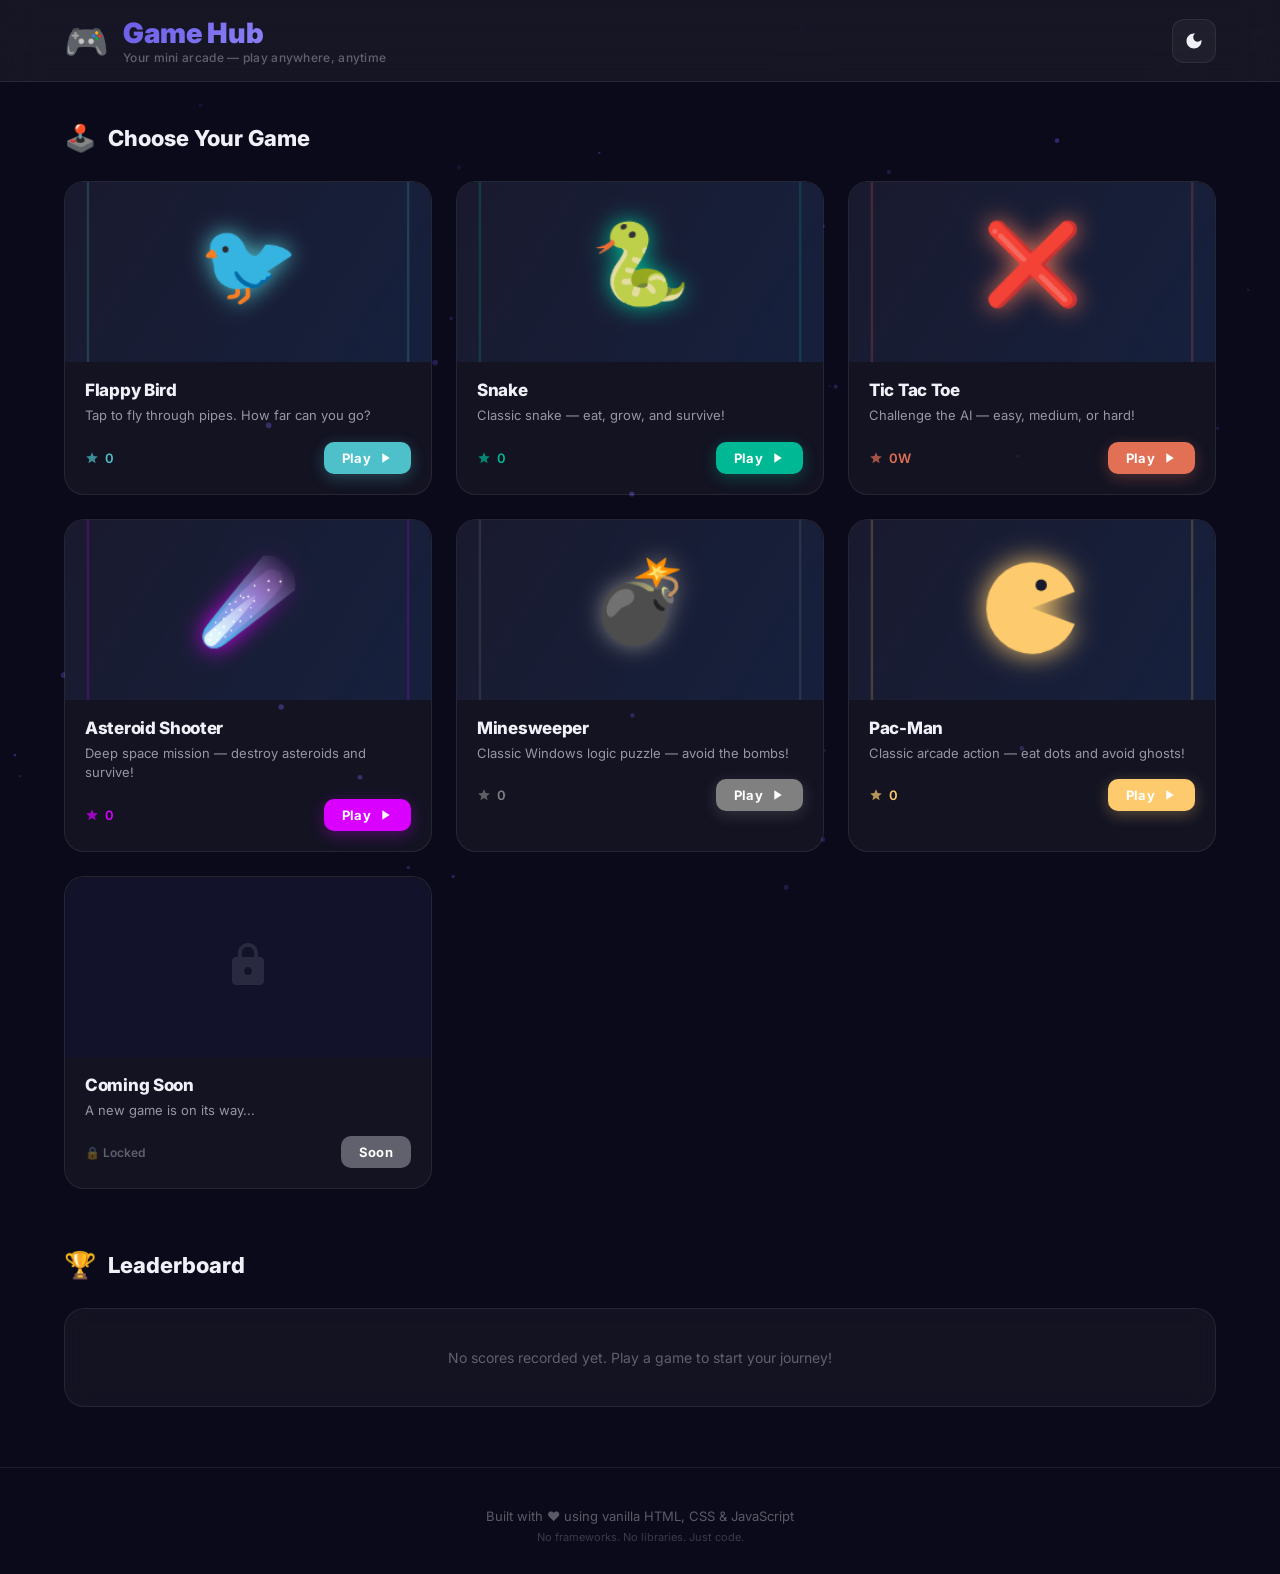
<file: index.html>
<!DOCTYPE html>
<html lang="en">
<head>
  <meta charset="UTF-8">
  <meta name="viewport" content="width=device-width, initial-scale=1.0">
  <meta name="description" content="Game Hub — A collection of fun browser games. Play Snake, Flappy Bird, Tic-Tac-Toe and more!">
  <meta name="theme-color" content="#6c5ce7">
  <title>Game Hub — Mini Arcade</title>
  <link rel="stylesheet" href="style.css">
  <link rel="preconnect" href="https://fonts.googleapis.com">
  <link href="https://fonts.googleapis.com/css2?family=Inter:wght@400;500;600;700;800;900&family=Press+Start+2P&display=swap" rel="stylesheet">
</head>
<body>
  <canvas id="bg-canvas"></canvas>
  <header id="site-header">
    <div class="header-inner">
      <div class="logo-area">
        <span class="logo-icon">🎮</span>
        <div>
          <h1 class="logo-text">Game Hub</h1>
          <p class="tagline">Your mini arcade — play anywhere, anytime</p>
        </div>
      </div>
      <div class="header-actions">
        <button id="theme-toggle" title="Toggle Theme" aria-label="Toggle theme">
          <svg id="theme-icon-dark" viewBox="0 0 24 24" width="20" height="20" fill="currentColor"><path d="M12 3c-4.97 0-9 4.03-9 9s4.03 9 9 9 9-4.03 9-9c0-.46-.04-.92-.1-1.36-.98 1.37-2.58 2.26-4.4 2.26-2.98 0-5.4-2.42-5.4-5.4 0-1.81.89-3.42 2.26-4.4-.44-.06-.9-.1-1.36-.1z"/></svg>
          <svg id="theme-icon-light" viewBox="0 0 24 24" width="20" height="20" fill="currentColor" style="display:none;"><path d="M12 7c-2.76 0-5 2.24-5 5s2.24 5 5 5 5-2.24 5-5-2.24-5-5-5zM2 13h2c.55 0 1-.45 1-1s-.45-1-1-1H2c-.55 0-1 .45-1 1s.45 1 1 1zm18 0h2c.55 0 1-.45 1-1s-.45-1-1-1h-2c-.55 0-1 .45-1 1s.45 1 1 1zM11 2v2c0 .55.45 1 1 1s1-.45 1-1V2c0-.55-.45-1-1-1s-1 .45-1 1zm0 18v2c0 .55.45 1 1 1s1-.45 1-1v-2c0-.55-.45-1-1-1s-1 .45-1 1zM5.99 4.58c-.39-.39-1.03-.39-1.41 0-.39.39-.39 1.03 0 1.41l1.06 1.06c.39.39 1.03.39 1.41 0s.39-1.03 0-1.41L5.99 4.58zm12.37 12.37c-.39-.39-1.03-.39-1.41 0-.39.39-.39 1.03 0 1.41l1.06 1.06c.39.39 1.03.39 1.41 0 .39-.39.39-1.03 0-1.41l-1.06-1.06zm1.06-10.96c.39-.39.39-1.03 0-1.41-.39-.39-1.03-.39-1.41 0l-1.06 1.06c-.39.39-.39 1.03 0 1.41s1.03.39 1.41 0l1.06-1.06zM7.05 18.36c.39-.39.39-1.03 0-1.41-.39-.39-1.03-.39-1.41 0l-1.06 1.06c-.39.39-.39 1.03 0 1.41s1.03.39 1.41 0l1.06-1.06z"/></svg>
        </button>
      </div>
    </div>
  </header>
  <main id="main-content">
    <section id="games-section">
      <h2 class="section-title"><span class="section-icon">🕹️</span> Choose Your Game</h2>
      <div id="games-grid" class="games-grid">
        <a href="games/flappy/index.html" class="game-card" data-game="flappy" style="--card-accent:#4EC0CA;--card-glow:rgba(78,192,202,0.3);">
          <div class="card-thumbnail"><canvas class="card-canvas" data-game="flappy" width="320" height="200"></canvas></div>
          <div class="card-body">
            <h3 class="card-title">Flappy Bird</h3>
            <p class="card-desc">Tap to fly through pipes. How far can you go?</p>
            <div class="card-footer">
              <span class="card-score"><svg viewBox="0 0 24 24" width="14" height="14" fill="currentColor"><path d="M12 17.27L18.18 21l-1.64-7.03L22 9.24l-7.19-.61L12 2 9.19 8.63 2 9.24l5.46 4.73L5.82 21z"/></svg><span class="score-val" data-game="flappy">0</span></span>
              <span class="play-btn">Play <svg viewBox="0 0 24 24" width="16" height="16" fill="currentColor"><path d="M8 5v14l11-7z"/></svg></span>
            </div>
          </div>
        </a>
        <a href="games/snake/index.html" class="game-card" data-game="snake" style="--card-accent:#00b894;--card-glow:rgba(0,184,148,0.3);">
          <div class="card-thumbnail"><canvas class="card-canvas" data-game="snake" width="320" height="200"></canvas></div>
          <div class="card-body">
            <h3 class="card-title">Snake</h3>
            <p class="card-desc">Classic snake — eat, grow, and survive!</p>
            <div class="card-footer">
              <span class="card-score"><svg viewBox="0 0 24 24" width="14" height="14" fill="currentColor"><path d="M12 17.27L18.18 21l-1.64-7.03L22 9.24l-7.19-.61L12 2 9.19 8.63 2 9.24l5.46 4.73L5.82 21z"/></svg><span class="score-val" data-game="snake">0</span></span>
              <span class="play-btn">Play <svg viewBox="0 0 24 24" width="16" height="16" fill="currentColor"><path d="M8 5v14l11-7z"/></svg></span>
            </div>
          </div>
        </a>
        <a href="games/tictactoe/index.html" class="game-card" data-game="tictactoe" style="--card-accent:#e17055;--card-glow:rgba(225,112,85,0.3);">
          <div class="card-thumbnail"><canvas class="card-canvas" data-game="tictactoe" width="320" height="200"></canvas></div>
          <div class="card-body">
            <h3 class="card-title">Tic Tac Toe</h3>
            <p class="card-desc">Challenge the AI — easy, medium, or hard!</p>
            <div class="card-footer">
              <span class="card-score"><svg viewBox="0 0 24 24" width="14" height="14" fill="currentColor"><path d="M12 17.27L18.18 21l-1.64-7.03L22 9.24l-7.19-.61L12 2 9.19 8.63 2 9.24l5.46 4.73L5.82 21z"/></svg><span class="score-val" data-game="tictactoe">0W</span></span>
              <span class="play-btn">Play <svg viewBox="0 0 24 24" width="16" height="16" fill="currentColor"><path d="M8 5v14l11-7z"/></svg></span>
            </div>
          </div>
        </a>
        <a href="games/asteroids/index.html" class="game-card" data-game="asteroids" style="--card-accent:#D900FF;--card-glow:rgba(217,0,255,0.3);">
          <div class="card-thumbnail"><canvas class="card-canvas" data-game="asteroids" width="320" height="200"></canvas></div>
          <div class="card-body">
            <h3 class="card-title">Asteroid Shooter</h3>
            <p class="card-desc">Deep space mission — destroy asteroids and survive!</p>
            <div class="card-footer">
              <span class="card-score"><svg viewBox="0 0 24 24" width="14" height="14" fill="currentColor"><path d="M12 17.27L18.18 21l-1.64-7.03L22 9.24l-7.19-.61L12 2 9.19 8.63 2 9.24l5.46 4.73L5.82 21z"/></svg><span class="score-val" data-game="asteroids">0</span></span>
              <span class="play-btn">Play <svg viewBox="0 0 24 24" width="16" height="16" fill="currentColor"><path d="M8 5v14l11-7z"/></svg></span>
            </div>
          </div>
        </a>
        <a href="games/minesweeper/index.html" class="game-card" data-game="minesweeper" style="--card-accent:#808080;--card-glow:rgba(128,128,128,0.3);">
          <div class="card-thumbnail"><canvas class="card-canvas" data-game="minesweeper" width="320" height="200"></canvas></div>
          <div class="card-body">
            <h3 class="card-title">Minesweeper</h3>
            <p class="card-desc">Classic Windows logic puzzle — avoid the bombs!</p>
            <div class="card-footer">
              <span class="card-score"><svg viewBox="0 0 24 24" width="14" height="14" fill="currentColor"><path d="M12 17.27L18.18 21l-1.64-7.03L22 9.24l-7.19-.61L12 2 9.19 8.63 2 9.24l5.46 4.73L5.82 21z"/></svg><span class="score-val" data-game="minesweeper">0</span></span>
              <span class="play-btn">Play <svg viewBox="0 0 24 24" width="16" height="16" fill="currentColor"><path d="M8 5v14l11-7z"/></svg></span>
            </div>
          </div>
        </a>
        <a href="games/pacman/index.html" class="game-card" data-game="pacman" style="--card-accent:#fdcb6e;--card-glow:rgba(253,203,110,0.3);">
          <div class="card-thumbnail"><canvas class="card-canvas" data-game="pacman" width="320" height="200"></canvas></div>
          <div class="card-body">
            <h3 class="card-title">Pac-Man</h3>
            <p class="card-desc">Classic arcade action — eat dots and avoid ghosts!</p>
            <div class="card-footer">
              <span class="card-score"><svg viewBox="0 0 24 24" width="14" height="14" fill="currentColor"><path d="M12 17.27L18.18 21l-1.64-7.03L22 9.24l-7.19-.61L12 2 9.19 8.63 2 9.24l5.46 4.73L5.82 21z"/></svg><span class="score-val" data-game="pacman">0</span></span>
              <span class="play-btn">Play <svg viewBox="0 0 24 24" width="16" height="16" fill="currentColor"><path d="M8 5v14l11-7z"/></svg></span>
            </div>
          </div>
        </a>
        <div class="game-card coming-soon">
          <div class="card-thumbnail coming-soon-thumb">
            <div class="lock-icon"><svg viewBox="0 0 24 24" width="48" height="48" fill="currentColor" opacity="0.3"><path d="M18 8h-1V6c0-2.76-2.24-5-5-5S7 3.24 7 6v2H6c-1.1 0-2 .9-2 2v10c0 1.1.9 2 2 2h12c1.1 0 2-.9 2-2V10c0-1.1-.9-2-2-2zM12 17c-1.1 0-2-.9-2-2s.9-2 2-2 2 .9 2 2-.9 2-2 2zm3.1-9H8.9V6c0-1.71 1.39-3.1 3.1-3.1s3.1 1.39 3.1 3.1v2z"/></svg></div>
          </div>
          <div class="card-body">
            <h3 class="card-title">Coming Soon</h3>
            <p class="card-desc">A new game is on its way...</p>
            <div class="card-footer">
              <span class="card-score coming-soon-badge">🔒 Locked</span>
              <span class="play-btn disabled">Soon</span>
            </div>
          </div>
        </div>
      </div>
    </section>
    <section id="leaderboard-section">
      <h2 class="section-title"><span class="section-icon">🏆</span> Leaderboard</h2>
      <div id="leaderboard" class="leaderboard-container"></div>
    </section>
  </main>
  <footer id="site-footer">
    <p>Built with ❤️ using vanilla HTML, CSS & JavaScript</p>
    <p class="footer-sub">No frameworks. No libraries. Just code.</p>
  </footer>
  <script src="hub.js"></script>
</body>
</html>
</file>
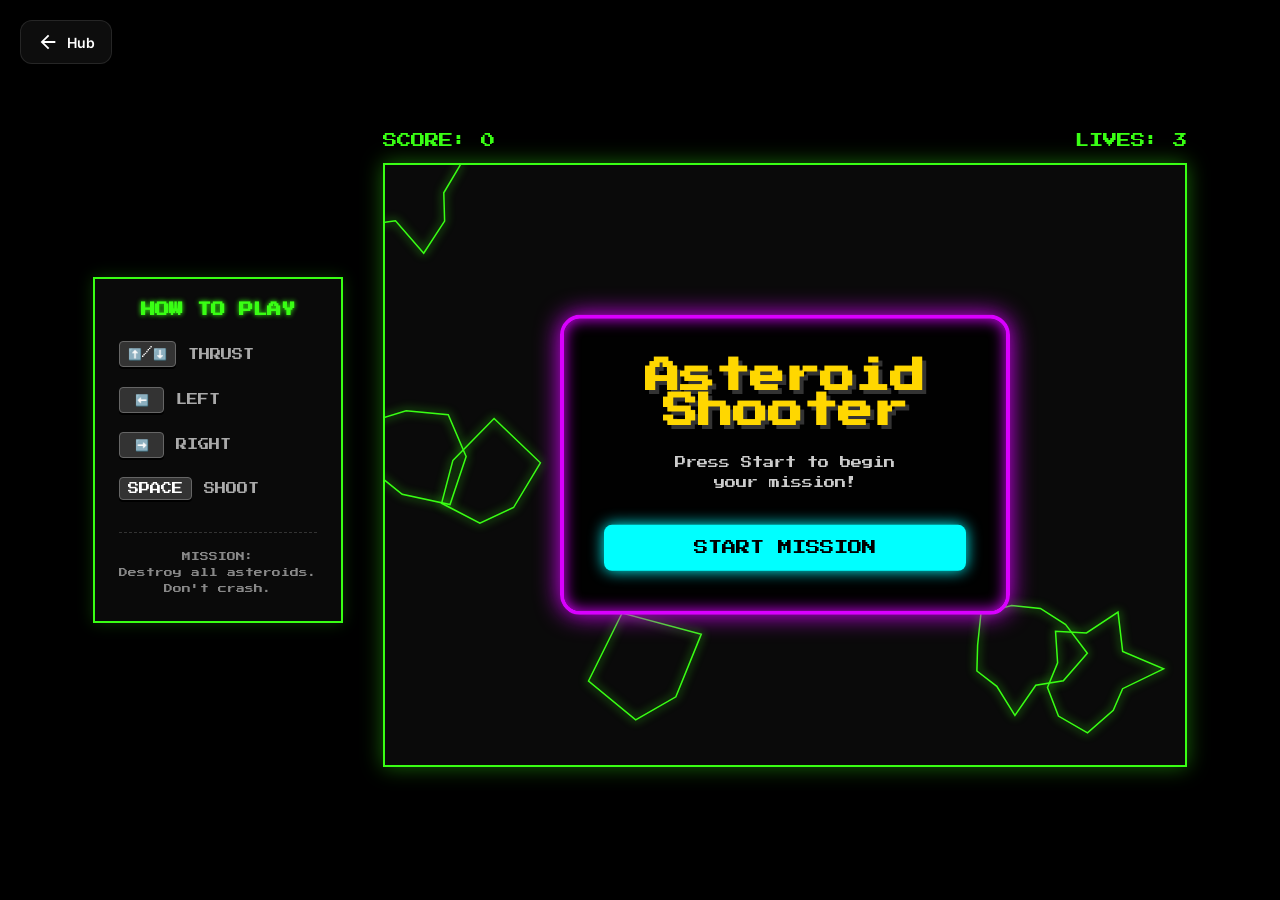
<file: games/asteroids/index.html>
<!DOCTYPE html>
<html lang="en">

<head>
  <meta charset="UTF-8">
  <meta name="viewport" content="width=device-width, initial-scale=1.0, user-scalable=no">
  <meta name="description"
    content="Asteroid Shooter — A classic space combat game. Destroy all asteroids and survive the deep space mission!">
  <meta name="theme-color" content="#D900FF">
  <title>Asteroid Shooter — Game Hub</title>
  <link rel="stylesheet" href="style.css">
  <link rel="preconnect" href="https://fonts.googleapis.com">
  <link href="https://fonts.googleapis.com/css2?family=Press+Start+2P&family=Inter:wght@400;700&display=swap"
    rel="stylesheet">
</head>

<body>
  <a href="../../index.html" id="back-btn" title="Back to Hub">
    <svg viewBox="0 0 24 24" width="22" height="22" fill="white">
      <path d="M20 11H7.83l5.59-5.59L12 4l-8 8 8 8 1.41-1.41L7.83 13H20v-2z" />
    </svg>
    <span>Hub</span>
  </a>

  <div class="main-layout">
    <!-- INSTRUCTIONS PANEL -->
    <div class="instructions-panel">
      <h3>HOW TO PLAY</h3>
      <ul>
        <li><span class="key">⬆️/⬇️</span> <span class="action">THRUST</span></li>
        <li><span class="key">⬅️</span> <span class="action">LEFT</span></li>
        <li><span class="key">➡️</span> <span class="action">RIGHT</span></li>
        <li><span class="key">SPACE</span> <span class="action">SHOOT</span></li>
      </ul>
      <div class="mission">
        <p>MISSION:</p>
        <p>Destroy all asteroids.</p>
        <p>Don't crash.</p>
      </div>
    </div>

    <!-- GAME CONTAINER -->
    <div class="game-container">
      <div class="info-panel">
        <div id="score-container">SCORE: <span id="score">0</span></div>
        <div id="lives-container">LIVES: <span id="lives">3</span></div>
      </div>

      <div id="canvas-wrapper">
        <canvas id="gameCanvas"></canvas>

        <!-- START SCREEN -->
        <div id="start-screen">
          <h1>Asteroid<br />Shooter</h1>
          <p>Press Start to begin<br />your mission!</p>
          <button id="start-button" class="hub-btn">START MISSION</button>
        </div>

        <!-- GAME OVER MESSAGE BOX -->
        <div id="message-box" class="hidden">
          <h2 id="message-title">GAME OVER</h2>
          <p id="message-score">FINAL SCORE: 0</p>
          <p id="survival-tip"></p>
          <div class="msg-btns">
            <button id="restart-button" class="hub-btn">RESTART</button>
            <button id="survival-tip-button" class="hub-btn secondary">✨ GET SURVIVAL TIP</button>
          </div>
        </div>
      </div>
    </div>
  </div>

  <script src="js/audio.js"></script>
  <script src="js/asteroid.js"></script>
  <script src="js/ship.js"></script>
  <script src="js/game.js"></script>
  <script src="js/main.js"></script>
</body>

</html>
</file>
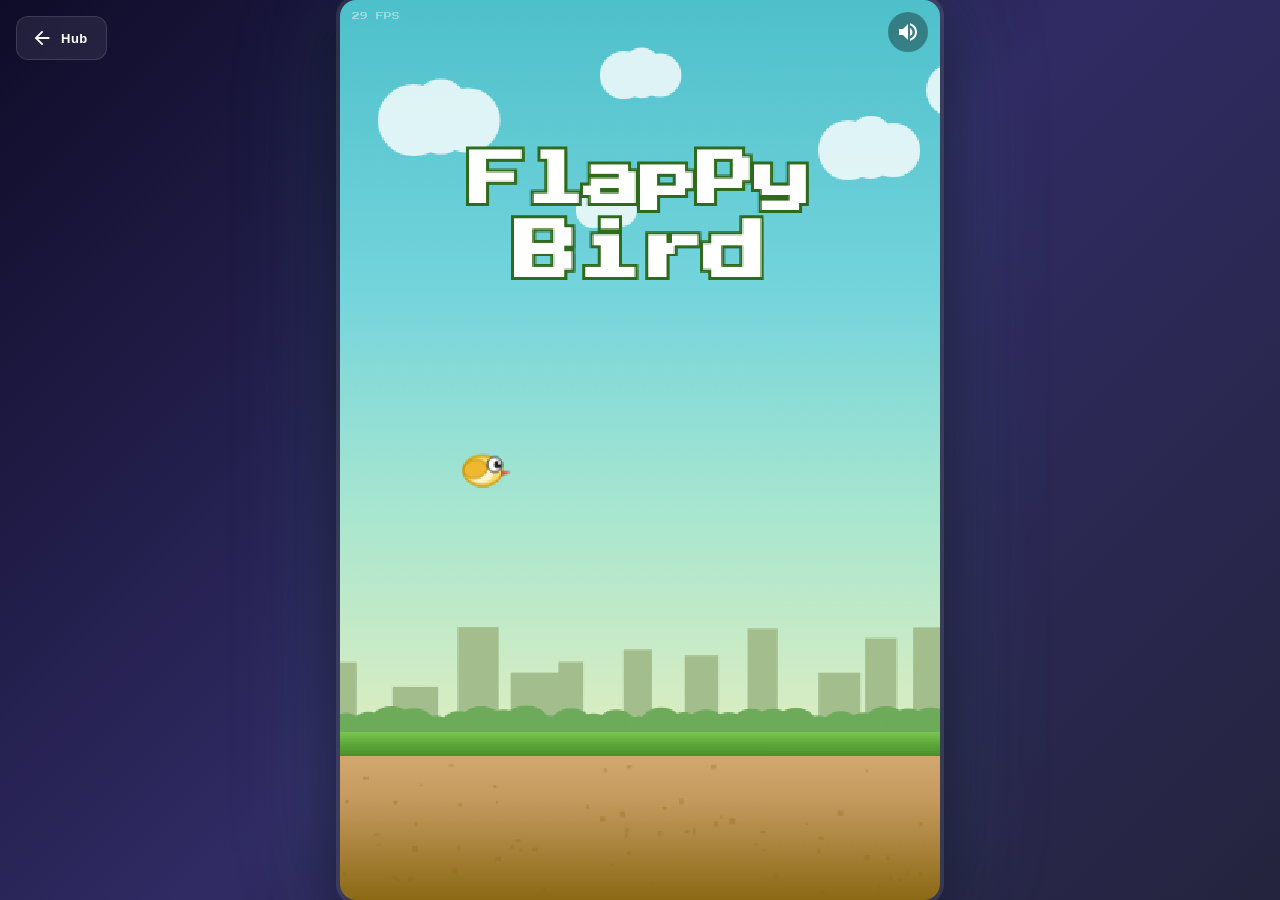
<file: games/flappy/index.html>
<!DOCTYPE html>
<html lang="en">
<head>
  <meta charset="UTF-8">
  <meta name="viewport" content="width=device-width, initial-scale=1.0, user-scalable=no">
  <meta name="description" content="FlapPy Bird — A polished Flappy Bird clone built with HTML5 Canvas, CSS & JavaScript. Play in your browser!">
  <meta name="theme-color" content="#4EC0CA">
  <title>FlapPy Bird — Game Hub</title>
  <link rel="stylesheet" href="style.css">
  <link rel="preconnect" href="https://fonts.googleapis.com">
  <link href="https://fonts.googleapis.com/css2?family=Press+Start+2P&display=swap" rel="stylesheet">
</head>
<body>
  <a href="../../index.html" id="back-btn" title="Back to Hub">
    <svg viewBox="0 0 24 24" width="22" height="22" fill="white">
      <path d="M20 11H7.83l5.59-5.59L12 4l-8 8 8 8 1.41-1.41L7.83 13H20v-2z"/>
    </svg>
    <span>Hub</span>
  </a>
  <div id="game-wrapper">
    <canvas id="game-canvas"></canvas>
    <button id="sound-toggle" title="Toggle Sound" aria-label="Toggle Sound">
      <svg id="sound-on-icon" viewBox="0 0 24 24" width="24" height="24" fill="white">
        <path d="M3 9v6h4l5 5V4L7 9H3zm13.5 3c0-1.77-1.02-3.29-2.5-4.03v8.05c1.48-.73 2.5-2.25 2.5-4.02zM14 3.23v2.06c2.89.86 5 3.54 5 6.71s-2.11 5.85-5 6.71v2.06c4.01-.91 7-4.49 7-8.77s-2.99-7.86-7-8.77z"/>
      </svg>
      <svg id="sound-off-icon" viewBox="0 0 24 24" width="24" height="24" fill="white" style="display:none;">
        <path d="M16.5 12c0-1.77-1.02-3.29-2.5-4.03v2.21l2.45 2.45c.03-.2.05-.41.05-.63zm2.5 0c0 .94-.2 1.82-.54 2.64l1.51 1.51C20.63 14.91 21 13.5 21 12c0-4.28-2.99-7.86-7-8.77v2.06c2.89.86 5 3.54 5 6.71zM4.27 3L3 4.27 7.73 9H3v6h4l5 5v-6.73l4.25 4.25c-.67.52-1.42.93-2.25 1.18v2.06c1.38-.31 2.63-.95 3.69-1.81L19.73 21 21 19.73l-9-9L4.27 3zM12 4L9.91 6.09 12 8.18V4z"/>
      </svg>
    </button>
    <div id="fps-counter"></div>
  </div>
  <script src="js/audio.js"></script>
  <script src="js/sprites.js"></script>
  <script src="js/bird.js"></script>
  <script src="js/pipe.js"></script>
  <script src="js/particles.js"></script>
  <script src="js/game.js"></script>
  <script src="js/main.js"></script>
</body>
</html>
</file>
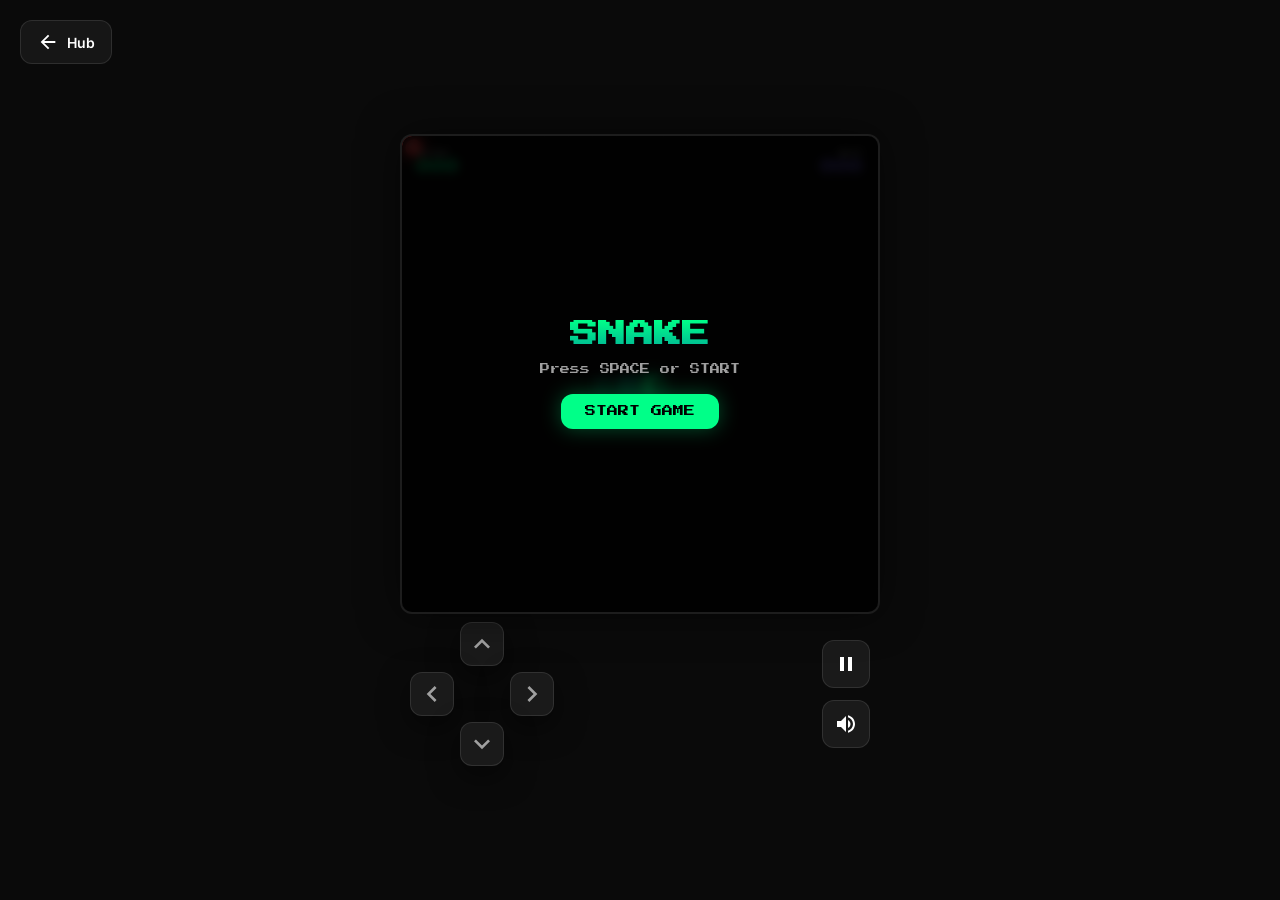
<file: games/snake/index.html>
<!DOCTYPE html>
<html lang="en">
<head>
  <meta charset="UTF-8">
  <meta name="viewport" content="width=device-width, initial-scale=1.0, user-scalable=no">
  <meta name="description" content="Snake — A polished classic Snake game built with HTML5 Canvas, CSS & JavaScript. Play in your browser!">
  <meta name="theme-color" content="#00b894">
  <title>Snake — Game Hub</title>
  <link rel="stylesheet" href="style.css">
  <link rel="preconnect" href="https://fonts.googleapis.com">
  <link href="https://fonts.googleapis.com/css2?family=Press+Start+2P&family=Inter:wght@400;700&display=swap" rel="stylesheet">
</head>
<body>
  <a href="../../index.html" id="back-btn" title="Back to Hub">
    <svg viewBox="0 0 24 24" width="22" height="22" fill="white">
      <path d="M20 11H7.83l5.59-5.59L12 4l-8 8 8 8 1.41-1.41L7.83 13H20v-2z"/>
    </svg>
    <span>Hub</span>
  </a>

  <div id="game-container">
    <div id="canvas-wrapper">
      <div class="score-overlay">
        <div class="score-mini">
          <span class="label">SCORE</span>
          <span id="current-score">000</span>
        </div>
        <div class="score-mini high-score">
          <span class="label">BEST</span>
          <span id="high-score">000</span>
        </div>
      </div>
      <canvas id="game-canvas"></canvas>
      
      <!-- Overlays -->
      <div id="overlay" class="overlay">
        <div id="start-screen" class="screen">
          <h1 class="game-title">SNAKE</h1>
          <p class="blink">Press SPACE or START</p>
          <button id="start-btn" class="primary-btn">START GAME</button>
        </div>

        <div id="pause-screen" class="screen" style="display:none;">
          <h1 class="game-title">PAUSED</h1>
          <button id="resume-btn" class="primary-btn">RESUME</button>
        </div>

        <div id="gameover-screen" class="screen" style="display:none;">
          <h1 class="game-title danger">GAME OVER</h1>
          <p id="final-score-msg">Final Score: 0</p>
          <button id="restart-btn" class="primary-btn">PLAY AGAIN</button>
        </div>
      </div>
    </div>

    <!-- Mobile Controls -->
    <div id="controls-area">
      <div class="d-pad">
        <button id="btn-up" class="ctrl-btn up"><svg viewBox="0 0 24 24" width="32" height="32"><path d="M7.41 15.41L12 10.83l4.59 4.58L18 14l-6-6-6 6z"/></svg></button>
        <button id="btn-left" class="ctrl-btn left"><svg viewBox="0 0 24 24" width="32" height="32"><path d="M15.41 16.59L10.83 12l4.58-4.59L14 6l-6 6 6 6z"/></svg></button>
        <button id="btn-right" class="ctrl-btn right"><svg viewBox="0 0 24 24" width="32" height="32"><path d="M8.59 16.59L13.17 12 8.59 7.41 10 6l6 6-6 6z"/></svg></button>
        <button id="btn-down" class="ctrl-btn down"><svg viewBox="0 0 24 24" width="32" height="32"><path d="M7.41 8.59L12 13.17l4.59-4.58L18 10l-6 6-6-6z"/></svg></button>
      </div>
      
      <div class="action-btns">
        <button id="pause-btn" class="action-btn" title="Pause Game">
          <svg viewBox="0 0 24 24" width="24" height="24" fill="white"><path d="M6 19h4V5H6v14zm8-14v14h4V5h-4z"/></svg>
        </button>
        <button id="sound-btn" class="action-btn" title="Toggle Sound">
          <svg id="sound-on" viewBox="0 0 24 24" width="24" height="24" fill="white"><path d="M3 9v6h4l5 5V4L7 9H3zm13.5 3c0-1.77-1.02-3.29-2.5-4.03v8.05c1.48-.73 2.5-2.25 2.5-4.02zM14 3.23v2.06c2.89.86 5 3.54 5 6.71s-2.11 5.85-5 6.71v2.06c4.01-.91 7-4.49 7-8.77s-2.99-7.86-7-8.77z"/></svg>
          <svg id="sound-off" viewBox="0 0 24 24" width="24" height="24" fill="white" style="display:none;"><path d="M16.5 12c0-1.77-1.02-3.29-2.5-4.03v2.21l2.45 2.45c.03-.2.05-.41.05-.63zm2.5 0c0 .94-.2 1.82-.54 2.64l1.51 1.51C20.63 14.91 21 13.5 21 12c0-4.28-2.99-7.86-7-8.77v2.06c2.89.86 5 3.54 5 6.71zM4.27 3L3 4.27 7.73 9H3v6h4l5 5v-6.73l4.25 4.25c-.67.52-1.42.93-2.25 1.18v2.06c1.38-.31 2.63-.95 3.69-1.81L19.73 21 21 19.73l-9-9L4.27 3zM12 4L9.91 6.09 12 8.18V4z"/></svg>
        </button>
      </div>
    </div>
  </div>

  <script src="js/audio.js"></script>
  <script src="js/food.js"></script>
  <script src="js/snake.js"></script>
  <script src="js/game.js"></script>
  <script src="js/main.js"></script>
</body>
</html>
</file>
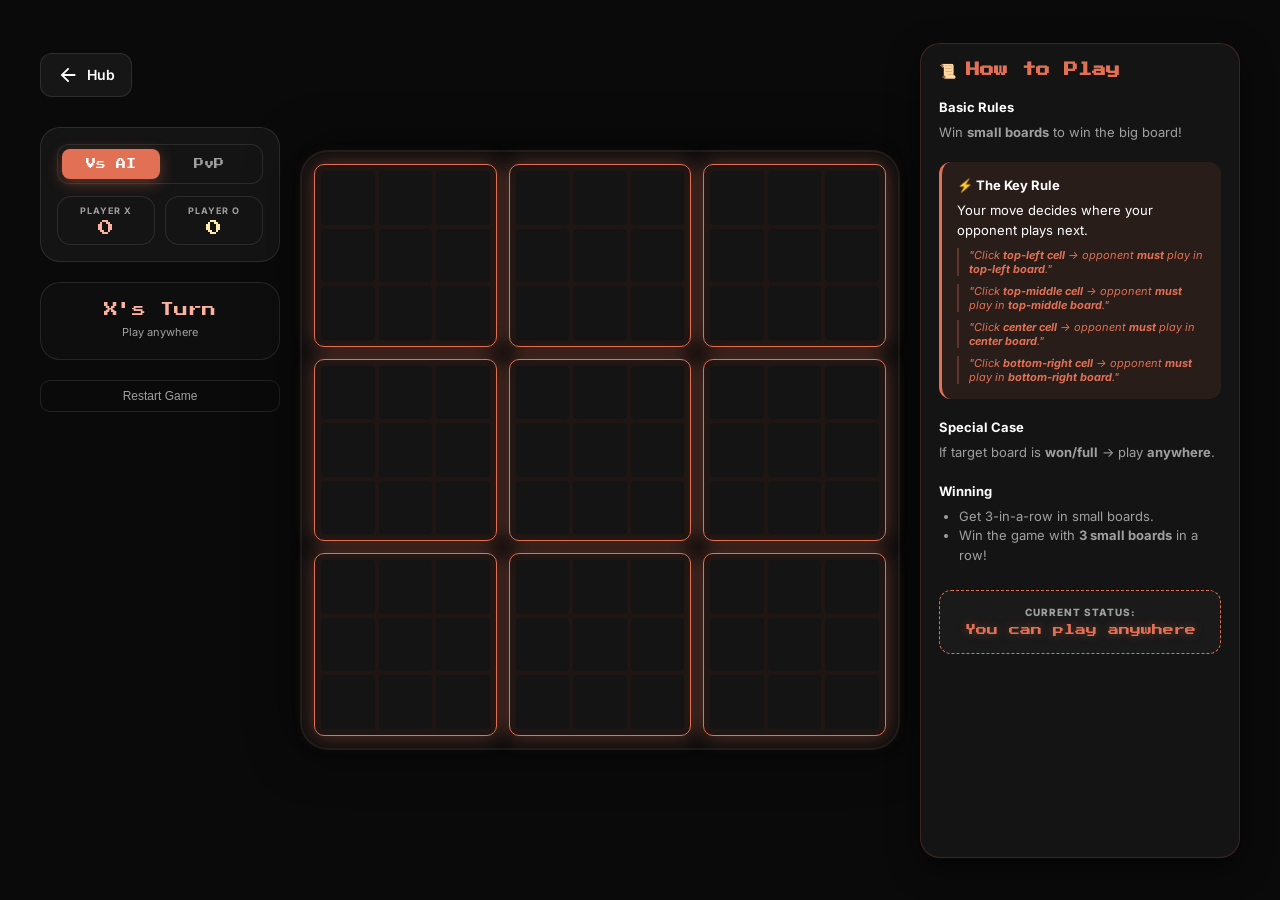
<file: games/tictactoe/index.html>
<!DOCTYPE html>
<html lang="en">
<head>
  <meta charset="UTF-8">
  <meta name="viewport" content="width=device-width, initial-scale=1.0, user-scalable=no">
  <meta name="description" content="Ultimate Tic-Tac-Toe — A deep strategic version of the classic game. 9 boards in one!">
  <meta name="theme-color" content="#e17055">
  <title>Ultimate Tic-Tac-Toe — Game Hub</title>
  <link rel="stylesheet" href="style.css">
  <link rel="preconnect" href="https://fonts.googleapis.com">
  <link href="https://fonts.googleapis.com/css2?family=Press+Start+2P&family=Inter:wght@400;700&display=swap" rel="stylesheet">
</head>
<body>
  <div id="app-wrapper">
    <!-- Left Sidebar: Controls & Navigation -->
    <aside class="side-panel left">
      <a href="../../index.html" id="back-btn" title="Back to Hub">
        <svg viewBox="0 0 24 24" width="22" height="22" fill="white">
          <path d="M20 11H7.83l5.59-5.59L12 4l-8 8 8 8 1.41-1.41L7.83 13H20v-2z"/>
        </svg>
        <span>Hub</span>
      </a>

      <div id="control-panel">
        <div class="mode-selector">
          <button class="mode-btn active" data-mode="ai">Vs AI</button>
          <button class="mode-btn" data-mode="pvp">PvP</button>
        </div>
        
        <div class="score-display">
          <div class="score-item player-x">
            <span class="label">PLAYER X</span>
            <span id="score-x">0</span>
          </div>
          <div class="score-item player-o">
            <span class="label">PLAYER O</span>
            <span id="score-o">0</span>
          </div>
        </div>
      </div>

      <div id="game-info">
        <div id="turn-indicator">X's Turn</div>
        <div id="move-status">Play anywhere</div>
      </div>

      <button id="restart-btn" class="secondary-btn">Restart Game</button>
    </aside>

    <!-- Center: Large Game Board -->
    <main id="game-center">
      <div id="ultimate-board">
        <div class="small-board" data-board="0"></div>
        <div class="small-board" data-board="1"></div>
        <div class="small-board" data-board="2"></div>
        <div class="small-board" data-board="3"></div>
        <div class="small-board" data-board="4"></div>
        <div class="small-board" data-board="5"></div>
        <div class="small-board" data-board="6"></div>
        <div class="small-board" data-board="7"></div>
        <div class="small-board" data-board="8"></div>
      </div>
    </main>

    <!-- Right Sidebar: Rules Only -->
    <aside class="side-panel right">
      <div id="rules-panel">
        <div class="rules-content">
          <h3><span class="icon">📜</span> How to Play</h3>
          
          <div class="rules-section">
            <h4>Basic Rules</h4>
            <p>Win <strong>small boards</strong> to win the big board!</p>
          </div>

          <div class="rules-section highlight">
            <h4>⚡ The Key Rule</h4>
            <p>Your move decides where your opponent plays next.</p>
            <div class="example">
              "Click <strong>top-left cell</strong> &rarr; opponent <strong>must</strong> play in <strong>top-left board</strong>."
            </div>
            <div class="example">
              "Click <strong>top-middle cell</strong> &rarr; opponent <strong>must</strong> play in <strong>top-middle board</strong>."
            </div>
            <div class="example">
              "Click <strong>center cell</strong> &rarr; opponent <strong>must</strong> play in <strong>center board</strong>."
            </div>
            <div class="example">
              "Click <strong>bottom-right cell</strong> &rarr; opponent <strong>must</strong> play in <strong>bottom-right board</strong>."
            </div>
          </div>

          <div class="rules-section">
            <h4>Special Case</h4>
            <p>If target board is <strong>won/full</strong> &rarr; play <strong>anywhere</strong>.</p>
          </div>

          <div class="rules-section">
            <h4>Winning</h4>
            <ul>
              <li>Get 3-in-a-row in small boards.</li>
              <li>Win the game with <strong>3 small boards</strong> in a row!</li>
            </ul>
          </div>

          <div id="dynamic-hint-box">
            <div class="hint-label">CURRENT STATUS:</div>
            <div id="dynamic-hint-text">You can play anywhere</div>
          </div>
        </div>
      </div>
    </aside>

    <!-- Game End Overlay -->
    <div id="overlay" class="hidden">
      <div id="status-msg">X WINS THE GAME!</div>
      <button id="play-again-btn" class="primary-btn">PLAY AGAIN</button>
    </div>
  </div>

  <script src="js/game.js"></script>
  <script src="js/main.js"></script>
</body>
</html>
</file>
<file: style.css>
/* ============================================
   Game Hub — Premium Dark Theme Styles
   ============================================ */

/* --- CSS Custom Properties --- */
:root {
  --bg-primary: #0a0a1a;
  --bg-secondary: #12122a;
  --bg-card: rgba(255,255,255,0.04);
  --bg-card-hover: rgba(255,255,255,0.08);
  --text-primary: #f0f0f8;
  --text-secondary: rgba(240,240,248,0.6);
  --text-muted: rgba(240,240,248,0.35);
  --border-color: rgba(255,255,255,0.08);
  --border-hover: rgba(255,255,255,0.15);
  --accent: #6c5ce7;
  --accent-glow: rgba(108,92,231,0.25);
  --surface-glass: rgba(255,255,255,0.05);
  --shadow-heavy: 0 20px 60px rgba(0,0,0,0.5);
  --radius-lg: 20px;
  --radius-md: 14px;
  --radius-sm: 10px;
  --font-main: 'Inter', 'Segoe UI', system-ui, -apple-system, sans-serif;
  --font-pixel: 'Press Start 2P', monospace;
  --transition: 0.3s cubic-bezier(0.4, 0, 0.2, 1);
}

/* Light theme */
.light-theme {
  --bg-primary: #f5f5fc;
  --bg-secondary: #eeeef8;
  --bg-card: rgba(0,0,0,0.03);
  --bg-card-hover: rgba(0,0,0,0.06);
  --text-primary: #1a1a2e;
  --text-secondary: rgba(26,26,46,0.6);
  --text-muted: rgba(26,26,46,0.35);
  --border-color: rgba(0,0,0,0.08);
  --border-hover: rgba(0,0,0,0.15);
  --surface-glass: rgba(255,255,255,0.7);
  --shadow-heavy: 0 20px 60px rgba(0,0,0,0.1);
}

/* --- Reset & Base --- */
*, *::before, *::after {
  margin: 0; padding: 0; box-sizing: border-box;
}

html {
  scroll-behavior: smooth;
  -webkit-tap-highlight-color: transparent;
}

body {
  font-family: var(--font-main);
  background: var(--bg-primary);
  color: var(--text-primary);
  min-height: 100vh;
  overflow-x: hidden;
  transition: background var(--transition), color var(--transition);
}

/* Scrollbar */
::-webkit-scrollbar { width: 8px; }
::-webkit-scrollbar-track { background: var(--bg-primary); }
::-webkit-scrollbar-thumb { background: rgba(108,92,231,0.3); border-radius: 4px; }
::-webkit-scrollbar-thumb:hover { background: rgba(108,92,231,0.5); }

/* --- BG Canvas --- */
#bg-canvas {
  position: fixed; top: 0; left: 0;
  width: 100%; height: 100%;
  z-index: 0; pointer-events: none;
}

/* --- Header --- */
#site-header {
  position: sticky; top: 0; z-index: 100;
  background: var(--surface-glass);
  backdrop-filter: blur(20px);
  -webkit-backdrop-filter: blur(20px);
  border-bottom: 1px solid var(--border-color);
  transition: background var(--transition);
}

.header-inner {
  max-width: 1200px; margin: 0 auto;
  padding: 16px 24px;
  display: flex; align-items: center; justify-content: space-between;
}

.logo-area {
  display: flex; align-items: center; gap: 14px;
}

.logo-icon {
  font-size: 36px;
  animation: logoFloat 3s ease-in-out infinite;
}

@keyframes logoFloat {
  0%, 100% { transform: translateY(0); }
  50% { transform: translateY(-6px); }
}

.logo-text {
  font-family: var(--font-main);
  font-size: 28px; font-weight: 900;
  background: linear-gradient(135deg, #6c5ce7, #a29bfe, #fd79a8, #fdcb6e);
  background-size: 300% 300%;
  -webkit-background-clip: text;
  -webkit-text-fill-color: transparent;
  background-clip: text;
  animation: gradientShift 4s ease infinite;
}

@keyframes gradientShift {
  0%, 100% { background-position: 0% 50%; }
  50% { background-position: 100% 50%; }
}

.tagline {
  font-size: 12px; color: var(--text-muted);
  font-weight: 500; letter-spacing: 0.3px;
}

/* Theme toggle */
#theme-toggle {
  width: 44px; height: 44px; border: none;
  border-radius: 12px;
  background: var(--bg-card);
  border: 1px solid var(--border-color);
  color: var(--text-primary);
  cursor: pointer;
  display: flex; align-items: center; justify-content: center;
  transition: all var(--transition);
}
#theme-toggle:hover {
  background: var(--bg-card-hover);
  border-color: var(--border-hover);
  transform: rotate(15deg) scale(1.05);
}

/* --- Main Content --- */
#main-content {
  position: relative; z-index: 1;
  max-width: 1200px; margin: 0 auto;
  padding: 40px 24px 60px;
}

/* --- Section Titles --- */
.section-title {
  font-size: 22px; font-weight: 800;
  margin-bottom: 28px;
  display: flex; align-items: center; gap: 12px;
  color: var(--text-primary);
}
.section-icon { font-size: 26px; }

/* --- Game Cards Grid --- */
.games-grid {
  display: grid;
  grid-template-columns: repeat(auto-fill, minmax(300px, 1fr));
  gap: 24px;
  margin-bottom: 60px;
}

/* Card */
.game-card {
  background: var(--bg-card);
  border: 1px solid var(--border-color);
  border-radius: var(--radius-lg);
  overflow: hidden;
  text-decoration: none; color: inherit;
  transition: all 0.35s cubic-bezier(0.4, 0, 0.2, 1);
  cursor: pointer;
  position: relative;
  opacity: 0;
  transform: translateY(30px);
  animation: cardEnter 0.6s ease forwards;
}

.game-card:nth-child(1) { animation-delay: 0.05s; }
.game-card:nth-child(2) { animation-delay: 0.12s; }
.game-card:nth-child(3) { animation-delay: 0.19s; }
.game-card:nth-child(4) { animation-delay: 0.26s; }
.game-card:nth-child(5) { animation-delay: 0.33s; }
.game-card:nth-child(6) { animation-delay: 0.40s; }

@keyframes cardEnter {
  to { opacity: 1; transform: translateY(0); }
}

.game-card::before {
  content: '';
  position: absolute; inset: -1px;
  border-radius: var(--radius-lg);
  background: linear-gradient(135deg, var(--card-accent, var(--accent)), transparent 60%);
  opacity: 0;
  transition: opacity 0.35s ease;
  z-index: -1;
}

.game-card:hover {
  transform: translateY(-8px) scale(1.02);
  border-color: var(--card-accent, var(--accent));
  box-shadow:
    0 12px 40px var(--card-glow, var(--accent-glow)),
    0 0 0 1px var(--card-accent, var(--accent));
}
.game-card:hover::before { opacity: 0.15; }

.game-card:active {
  transform: translateY(-4px) scale(0.99);
}

/* Card Thumbnail */
.card-thumbnail {
  width: 100%; height: 180px;
  overflow: hidden;
  position: relative;
  background: var(--bg-secondary);
}

.card-canvas {
  width: 100%; height: 100%;
  object-fit: cover;
  display: block;
}

/* Card Body */
.card-body {
  padding: 18px 20px 20px;
}

.card-title {
  font-size: 17px; font-weight: 800;
  margin-bottom: 6px;
  letter-spacing: -0.3px;
}

.card-desc {
  font-size: 13px; color: var(--text-secondary);
  line-height: 1.5; margin-bottom: 16px;
}

.card-footer {
  display: flex; align-items: center;
  justify-content: space-between;
}

.card-score {
  display: flex; align-items: center; gap: 6px;
  font-size: 13px; font-weight: 600;
  color: var(--card-accent, var(--accent));
}
.card-score svg { opacity: 0.7; }

/* Play button */
.play-btn {
  display: inline-flex; align-items: center; gap: 6px;
  padding: 8px 18px;
  border-radius: 10px;
  font-size: 13px; font-weight: 700;
  background: var(--card-accent, var(--accent));
  color: #fff;
  letter-spacing: 0.3px;
  transition: all 0.25s ease;
  box-shadow: 0 4px 15px var(--card-glow, var(--accent-glow));
}

.game-card:hover .play-btn {
  box-shadow: 0 6px 25px var(--card-glow, var(--accent-glow));
  transform: scale(1.05);
}

.play-btn.disabled {
  background: var(--text-muted);
  box-shadow: none;
  cursor: default;
}

/* Coming Soon card */
.coming-soon {
  cursor: default;
  pointer-events: none;
  opacity: 0.5;
}
.coming-soon-thumb {
  display: flex; align-items: center; justify-content: center;
  background: var(--bg-secondary) !important;
}
.lock-icon {
  color: var(--text-muted);
}
.coming-soon-badge {
  color: var(--text-muted) !important;
  font-size: 12px !important;
}

/* --- Leaderboard --- */
#leaderboard-section {
  margin-top: 20px;
}

.leaderboard-container {
  background: var(--bg-card);
  border: 1px solid var(--border-color);
  border-radius: var(--radius-lg);
  overflow: hidden;
  backdrop-filter: blur(10px);
}

.lb-row {
  display: flex; align-items: center;
  padding: 16px 24px;
  border-bottom: 1px solid var(--border-color);
  transition: background 0.2s ease;
}
.lb-row:last-child { border-bottom: none; }
.lb-row:hover { background: var(--bg-card-hover); }

.lb-rank {
  font-size: 20px; min-width: 40px;
  text-align: center; margin-right: 16px;
}

.lb-game {
  flex: 1; font-weight: 700; font-size: 15px;
}

.lb-game-sub {
  font-size: 12px; color: var(--text-muted);
  font-weight: 500; margin-top: 2px;
}

.lb-score {
  font-size: 18px; font-weight: 800;
  font-family: var(--font-main);
  color: var(--accent);
}

.lb-empty {
  text-align: center; padding: 40px 24px;
  color: var(--text-muted); font-size: 14px;
}

/* --- Footer --- */
#site-footer {
  position: relative; z-index: 1;
  text-align: center;
  padding: 40px 24px 30px;
  border-top: 1px solid var(--border-color);
  color: var(--text-muted);
  font-size: 13px;
}
.footer-sub {
  font-size: 11px; margin-top: 6px;
  opacity: 0.6;
}

/* --- Responsive --- */
@media (max-width: 768px) {
  .logo-text { font-size: 22px; }
  .tagline { font-size: 10px; }
  .header-inner { padding: 12px 16px; }
  #main-content { padding: 24px 16px 40px; }
  .games-grid { grid-template-columns: 1fr; gap: 18px; }
  .section-title { font-size: 18px; }
  .card-thumbnail { height: 160px; }
}

@media (max-width: 400px) {
  .logo-icon { font-size: 28px; }
  .logo-text { font-size: 19px; }
}
</file>
<file: games/asteroids/style.css>
/* ============================================
   Asteroid Shooter — Premium Arcade Styles
   ============================================ */

:root {
  --bg-dark: #000000;
  --bg-panel: #0a0a0a;
  --neon-green: #39FF14;
  --neon-purple: #D900FF;
  --neon-cyan: #00FFFF;
  --gold: #FFD700;
  --font-pixel: 'Press Start 2P', cursive;
  --font-main: 'Inter', sans-serif;
  --border: 2px solid var(--neon-green);
  --shadow: 0 0 20px rgba(57, 255, 20, 0.4);
}

* {
  margin: 0; padding: 0; box-sizing: border-box;
}

body {
  background-color: var(--bg-dark);
  color: #fff;
  font-family: var(--font-pixel);
  height: 100vh;
  display: flex; align-items: center; justify-content: center;
  overflow: hidden;
}

/* Back Button */
#back-btn {
  position: absolute; top: 20px; left: 20px;
  display: flex; align-items: center; gap: 8px;
  padding: 10px 16px;
  background: rgba(255,255,255,0.05);
  border: 1px solid rgba(255,255,255,0.1);
  border-radius: 12px;
  color: white; text-decoration: none;
  font-weight: 600; font-size: 14px; font-family: var(--font-main);
  transition: all 0.2s ease;
  z-index: 100;
}
#back-btn:hover { background: rgba(255,255,255,0.1); transform: translateX(-4px); }

.main-layout {
  display: flex; align-items: center; gap: 40px;
  max-width: 1200px; padding: 20px;
}

/* INSTRUCTIONS PANEL */
.instructions-panel {
  border: var(--border);
  padding: 1.5rem;
  background-color: var(--bg-panel);
  box-shadow: 0 0 15px rgba(57, 255, 20, 0.2);
  min-width: 220px;
}

.instructions-panel h3 {
  color: var(--neon-green);
  font-size: 0.9rem; margin-bottom: 1.5rem;
  text-align: center; text-shadow: 0 0 5px var(--neon-green);
}

.instructions-panel ul { list-style: none; }

.instructions-panel li {
  display: flex; align-items: center;
  margin-bottom: 1.2rem; font-size: 0.7rem;
}

.instructions-panel .key {
  background: #333; padding: 5px 8px;
  border-radius: 4px; border: 1px solid #666;
  margin-right: 12px; color: #fff;
  min-width: 45px; text-align: center;
  box-shadow: 0 2px 0 #000;
}

.instructions-panel .action { color: #aaa; }

.instructions-panel .mission {
  margin-top: 2rem; border-top: 1px dashed #333;
  padding-top: 1rem; font-size: 0.55rem;
  color: #888; line-height: 1.8; text-align: center;
}

/* GAME CONTAINER */
.game-container {
  display: flex; flex-direction: column; align-items: center; gap: 15px;
}

.info-panel {
  display: flex; justify-content: space-between;
  width: 100%; font-size: 0.9rem;
  color: var(--neon-green);
}

#canvas-wrapper { position: relative; }

canvas {
  background-color: var(--bg-panel);
  border: var(--border); box-shadow: var(--shadow);
  display: block;
}

/* OVERLAYS */
#start-screen, #message-box {
  position: absolute; top: 50%; left: 50%;
  transform: translate(-50%, -50%);
  background-color: rgba(0, 0, 0, 0.95);
  padding: 2.5rem; text-align: center;
  z-index: 10; width: 90%; max-width: 450px;
  border-radius: 20px;
}

#start-screen {
  border: 4px solid var(--neon-purple);
  box-shadow: 0 0 25px var(--neon-purple), inset 0 0 15px var(--neon-purple);
}

#start-screen h1 {
  font-size: 2.2rem; color: var(--gold);
  text-shadow: 4px 4px 0px #333; margin-bottom: 1.5rem;
}

#start-screen p {
  font-size: 0.7rem; margin-bottom: 2rem;
  line-height: 1.8; color: #ccc;
}

#message-box {
  border: var(--border); box-shadow: var(--shadow);
}

#message-box h2 {
  font-size: 1.8rem; margin-bottom: 1.5rem;
  color: #ff3e3e; text-shadow: 0 0 10px rgba(255,0,0,0.4);
}

#message-score { font-size: 0.8rem; margin-bottom: 1rem; color: #fff; }

#survival-tip {
  margin: 1rem 0 1.5rem; min-height: 3em;
  font-size: 0.7rem; line-height: 1.5;
  color: var(--neon-green); font-style: italic;
}

.hub-btn {
  background-color: var(--neon-cyan);
  color: #000; font-size: 0.9rem;
  padding: 1rem 1.5rem; border: none;
  border-radius: 8px; font-family: var(--font-pixel);
  cursor: pointer; box-shadow: 0 0 15px var(--neon-cyan);
  transition: all 0.2s; width: 100%;
}
.hub-btn:hover { background-color: #fff; transform: scale(1.05); }

.hub-btn.secondary {
  background-color: var(--neon-green);
  box-shadow: 0 0 15px var(--neon-green);
  margin-top: 10px;
}

.msg-btns { display: flex; flex-direction: column; gap: 10px; }

/* FOOTER */
.footer { font-size: 0.6rem; color: #555; margin-top: 5px; }
.heart { color: red; display: inline-block; animation: heartbeat 1.5s infinite; }

@keyframes heartbeat {
  0%, 40%, 100% { transform: scale(1); }
  10%, 30% { transform: scale(1.3); }
}

.hidden { display: none !important; }

/* Responsive */
@media (max-width: 1000px) {
  .main-layout { flex-direction: column; gap: 20px; }
  .instructions-panel { display: none; }
}
</file>
<file: games/flappy/style.css>
/* ============================================
   FlapPy Bird — Styles
   ============================================ */

*, *::before, *::after {
  margin: 0;
  padding: 0;
  box-sizing: border-box;
}

html, body {
  width: 100%;
  height: 100%;
  overflow: hidden;
  background: #1a1a2e;
  font-family: 'Press Start 2P', monospace;
  -webkit-tap-highlight-color: transparent;
  touch-action: manipulation;
  user-select: none;
  -webkit-user-select: none;
}

body {
  display: flex;
  align-items: center;
  justify-content: center;
  background: linear-gradient(135deg, #0f0c29 0%, #302b63 50%, #24243e 100%);
}

#game-wrapper {
  position: relative;
  display: flex;
  align-items: center;
  justify-content: center;
  border-radius: 16px;
  overflow: hidden;
  box-shadow:
    0 0 0 4px rgba(255, 255, 255, 0.1),
    0 20px 60px rgba(0, 0, 0, 0.5),
    0 0 120px rgba(78, 192, 202, 0.15);
}

#game-canvas {
  display: block;
  cursor: pointer;
  image-rendering: pixelated;
  image-rendering: crisp-edges;
}

/* Back to Hub Button */
#back-btn {
  position: fixed;
  top: 16px;
  left: 16px;
  display: flex;
  align-items: center;
  gap: 8px;
  padding: 10px 18px 10px 14px;
  background: rgba(255, 255, 255, 0.08);
  backdrop-filter: blur(12px);
  -webkit-backdrop-filter: blur(12px);
  border: 1px solid rgba(255, 255, 255, 0.12);
  border-radius: 12px;
  color: #fff;
  text-decoration: none;
  font-family: 'Inter', 'Segoe UI', sans-serif;
  font-size: 13px;
  font-weight: 600;
  letter-spacing: 0.5px;
  z-index: 100;
  transition: all 0.25s ease;
}

#back-btn:hover {
  background: rgba(255, 255, 255, 0.15);
  transform: translateX(-3px);
  box-shadow: 0 4px 20px rgba(0,0,0,0.3);
}

#back-btn:active {
  transform: translateX(-1px) scale(0.97);
}

/* Sound Toggle Button */
#sound-toggle {
  position: absolute;
  top: 12px;
  right: 12px;
  width: 40px;
  height: 40px;
  border: none;
  border-radius: 50%;
  background: rgba(0, 0, 0, 0.35);
  backdrop-filter: blur(4px);
  cursor: pointer;
  display: flex;
  align-items: center;
  justify-content: center;
  transition: background 0.2s ease, transform 0.15s ease;
  z-index: 10;
}

#sound-toggle:hover {
  background: rgba(0, 0, 0, 0.55);
  transform: scale(1.1);
}

#sound-toggle:active {
  transform: scale(0.95);
}

#sound-toggle svg {
  pointer-events: none;
}

/* FPS Counter */
#fps-counter {
  position: absolute;
  top: 12px;
  left: 12px;
  font-size: 8px;
  color: rgba(255, 255, 255, 0.4);
  font-family: 'Press Start 2P', monospace;
  z-index: 10;
  pointer-events: none;
}

/* Responsive scaling */
@media (max-width: 480px) {
  #game-wrapper {
    border-radius: 0;
    box-shadow: none;
  }
}

@media (max-height: 700px) {
  #game-wrapper {
    border-radius: 8px;
  }
}
</file>
<file: games/snake/style.css>
/* ============================================
   Snake — Premium Dark Theme Styles
   ============================================ */

:root {
  --bg-dark: #0a0a0a;
  --bg-panel: #1a1a1a;
  --snake-head: #00ff88;
  --snake-body: #00b894;
  --food-color: #ff3e3e;
  --accent: #6c5ce7;
  --text-primary: #ffffff;
  --text-secondary: #a0a0a0;
  --shadow: 0 10px 30px rgba(0,0,0,0.5);
  --border: 1px solid rgba(255,255,255,0.1);
  --font-pixel: 'Press Start 2P', cursive;
  --font-main: 'Inter', sans-serif;
}

* {
  margin: 0; padding: 0; box-sizing: border-box;
  -webkit-tap-highlight-color: transparent;
}

body {
  background: var(--bg-dark);
  color: var(--text-primary);
  font-family: var(--font-main);
  height: 100vh;
  display: flex; align-items: center; justify-content: center;
  overflow: hidden;
}

/* Back Button */
#back-btn {
  position: absolute; top: 20px; left: 20px;
  display: flex; align-items: center; gap: 8px;
  padding: 10px 16px;
  background: rgba(255,255,255,0.05);
  border: var(--border);
  border-radius: 12px;
  color: white; text-decoration: none;
  font-weight: 600; font-size: 14px;
  transition: all 0.2s ease;
  z-index: 100;
}
#back-btn:hover { background: rgba(255,255,255,0.1); transform: translateX(-4px); }

/* Main Container */
#game-container {
  width: 100%; max-width: 500px;
  padding: 10px;
  display: flex; flex-direction: column; gap: 8px;
  align-items: center;
}

/* Score Overlays */
.score-overlay {
  position: absolute; top: 0; left: 0; right: 0;
  display: flex; justify-content: space-between;
  padding: 12px 15px;
  pointer-events: none;
  z-index: 5;
}

.score-mini {
  display: flex; flex-direction: column;
}

.score-mini .label {
  font-size: 8px; font-weight: 700; color: var(--text-secondary);
  margin-bottom: 2px; letter-spacing: 1px;
}

.score-mini span:not(.label) {
  font-family: var(--font-pixel); font-size: 14px; color: var(--snake-head);
  text-shadow: 0 0 10px rgba(0,255,136,0.4);
}

.high-score { align-items: flex-end; }
.high-score span:not(.label) { color: var(--accent); text-shadow: 0 0 10px rgba(108,92,231,0.4); }


/* Canvas Wrapper */
#canvas-wrapper {
  position: relative;
  width: 100%; aspect-ratio: 1/1;
  background: #111;
  border-radius: 12px;
  overflow: hidden;
  border: 2px solid rgba(255,255,255,0.05);
  box-shadow: 0 0 40px rgba(0,0,0,0.5);
}

#game-canvas {
  width: 100%; height: 100%;
  display: block;
}

/* Overlays */
.overlay {
  position: absolute; inset: 0;
  background: rgba(0,0,0,0.85);
  display: flex; align-items: center; justify-content: center;
  z-index: 10;
  backdrop-filter: blur(4px);
}

.screen {
  text-align: center;
  animation: fadeIn 0.4s ease-out;
}

@keyframes fadeIn {
  from { opacity: 0; transform: scale(0.9); }
  to { opacity: 1; transform: scale(1); }
}

.game-title {
  font-family: var(--font-pixel);
  font-size: 28px; margin-bottom: 16px;
  background: linear-gradient(to bottom, var(--snake-head), var(--snake-body));
  -webkit-background-clip: text; -webkit-text-fill-color: transparent;
}

.game-title.danger {
  background: linear-gradient(to bottom, #ff7675, #d63031);
  -webkit-background-clip: text; -webkit-text-fill-color: transparent;
}

#final-score-msg {
  margin-bottom: 24px; color: var(--text-secondary);
}

.blink {
  animation: blink 1s infinite;
  font-size: 10px; color: var(--text-secondary);
  margin-bottom: 20px; font-family: var(--font-pixel);
}

@keyframes blink {
  0%, 100% { opacity: 1; }
  50% { opacity: 0.3; }
}

.primary-btn {
  padding: 12px 24px;
  background: var(--snake-head);
  color: #000;
  border: none; border-radius: 12px;
  font-family: var(--font-pixel); font-size: 11px;
  cursor: pointer; transition: all 0.2s;
  box-shadow: 0 0 20px rgba(0,255,136,0.3);
}
.primary-btn:hover { transform: scale(1.05); box-shadow: 0 0 30px rgba(0,255,136,0.5); }

/* Controls Area */
#controls-area {
  width: 100%;
  display: flex; justify-content: space-between; align-items: center;
  padding: 0 10px;
}

.d-pad {
  display: grid;
  grid-template-columns: repeat(3, 44px);
  grid-template-rows: repeat(3, 44px);
  gap: 6px;
}

.ctrl-btn.up { grid-column: 2; grid-row: 1; }
.ctrl-btn.left { grid-column: 1; grid-row: 2; }
.ctrl-btn.right { grid-column: 3; grid-row: 2; }
.ctrl-btn.down { grid-column: 2; grid-row: 3; }

.ctrl-btn {
  width: 100%; height: 100%;
  background: var(--bg-panel);
  border: var(--border); border-radius: 12px;
  color: white; display: flex; align-items: center; justify-content: center;
  cursor: pointer; box-shadow: var(--shadow);
  transition: all 0.15s;
}

.ctrl-btn svg { fill: var(--text-secondary); transition: fill 0.2s; }
.ctrl-btn:active { transform: scale(0.9); background: var(--snake-body); }
.ctrl-btn:active svg { fill: #000; }

.action-btns { display: flex; flex-direction: column; gap: 12px; }

.action-btn {
  width: 48px; height: 48px;
  background: var(--bg-panel);
  border: var(--border); border-radius: 12px;
  cursor: pointer; display: flex; align-items: center; justify-content: center;
  transition: all 0.2s;
}
.action-btn:hover { background: rgba(255,255,255,0.1); }

/* Responsive */
@media (max-height: 700px) {
  #game-container { gap: 10px; }
  .score-box { padding: 8px 15px; }
  .ctrl-btn { width: 48px; height: 48px; }
  .middle-row { gap: 30px; }
}

@media (max-width: 400px) {
  .game-title { font-size: 24px; }
  .primary-btn { padding: 12px 24px; font-size: 10px; }
}
</file>
<file: games/tictactoe/style.css>
/* ============================================
   Ultimate Tic Tac Toe — Premium Styles
   ============================================ */

:root {
  --bg-dark: #0a0a0a;
  --bg-panel: #141414;
  --accent: #e17055;
  --accent-glow: rgba(225, 112, 85, 0.4);
  --x-color: #fab1a0;
  --o-color: #ffeaa7;
  --text-main: #ffffff;
  --text-dim: #a0a0a0;
  --font-pixel: 'Press Start 2P', cursive;
  --font-main: 'Inter', sans-serif;
  --border: 1px solid rgba(255, 255, 255, 0.1);
  --shadow: 0 10px 30px rgba(0, 0, 0, 0.5);
}

* { margin: 0; padding: 0; box-sizing: border-box; }

body {
  background-color: var(--bg-dark);
  color: var(--text-main);
  font-family: var(--font-main);
  height: 100vh;
  display: flex; align-items: center; justify-content: center;
  padding: 0 20px;
  overflow: hidden;
}

.hidden { display: none !important; }

/* Layout Structure */
#app-wrapper {
  display: grid;
  grid-template-columns: 240px 1fr 320px;
  align-items: center;
  gap: 20px;
  width: 100%;
  max-width: 1300px;
  height: 95vh;
  padding: 20px;
}

.side-panel {
  display: flex;
  flex-direction: column;
  height: 100%;
  gap: 20px;
}

.side-panel.left {
  align-items: stretch;
  justify-content: flex-start;
  padding-top: 10px;
}

.side-panel.right {
  justify-content: flex-start;
}

#back-btn {
  align-self: flex-start;
  display: flex; align-items: center; gap: 8px;
  padding: 10px 16px; background: rgba(255,255,255,0.05);
  border: var(--border); border-radius: 12px;
  color: white; text-decoration: none;
  font-weight: 600; font-size: 14px;
  transition: all 0.2s ease;
  margin-bottom: 10px;
}
#back-btn:hover { background: rgba(255,255,255,0.1); transform: translateX(-4px); }

#game-center {
  display: flex;
  flex-direction: column;
  align-items: center;
  justify-content: center;
}

#control-panel {
  display: flex;
  flex-direction: column;
  gap: 12px;
  background: var(--bg-panel);
  padding: 16px;
  border-radius: 20px;
  border: var(--border);
}

#game-info {
  display: flex;
  flex-direction: column;
  align-items: center;
  gap: 10px;
  background: rgba(255,255,255,0.02);
  padding: 20px;
  border-radius: 20px;
  border: var(--border);
  width: 100%;
}

/* Header */
#game-header { width: 100%; display: flex; flex-direction: column; gap: 15px; }

.mode-selector {
  display: flex; background: var(--bg-panel);
  padding: 4px; border-radius: 12px; border: var(--border);
}

.mode-btn {
  flex: 1; padding: 10px; border: none; background: transparent;
  color: var(--text-dim); font-family: var(--font-pixel); font-size: 10px;
  cursor: pointer; border-radius: 8px; transition: all 0.2s;
}

.mode-btn.active {
  background: var(--accent); color: white;
  box-shadow: 0 4px 15px var(--accent-glow);
}

.score-display { display: flex; justify-content: space-between; gap: 10px; width: 100%; }

.score-item {
  flex: 1; background: var(--bg-panel);
  padding: 8px 12px; border-radius: 14px;
  border: var(--border); display: flex; flex-direction: column; align-items: center;
}

.score-item .label {
  font-size: 9px; font-weight: 700; color: var(--text-dim);
  margin-bottom: 4px; letter-spacing: 1px;
}

.score-item span:not(.label) { font-family: var(--font-pixel); font-size: 16px; }
.player-x span:not(.label) { color: var(--x-color); }
.player-o span:not(.label) { color: var(--o-color); }

/* Ultimate Board */
#ultimate-board {
  display: grid; grid-template-columns: repeat(3, 1fr); grid-template-rows: repeat(3, 1fr);
  gap: 12px; width: 100%; aspect-ratio: 1/1;
  max-width: min(650px, 80vh);
  background: rgba(255,255,255,0.02); padding: 12px; border-radius: 28px;
  border: 2px solid rgba(255,255,255,0.05);
  box-shadow: 0 0 50px rgba(0,0,0,0.6);
}

.small-board {
  display: grid; grid-template-columns: repeat(3, 1fr); grid-template-rows: repeat(3, 1fr);
  gap: 4px; background: rgba(0,0,0,0.3); padding: 6px; border-radius: 10px;
  position: relative; transition: all 0.3s ease;
  border: 1px solid rgba(255,255,255,0.05);
}

/* Active Highlight */
.small-board.active {
  background: rgba(225, 112, 85, 0.08);
  border: 1px solid var(--accent);
  box-shadow: 0 0 20px var(--accent-glow);
}

.cell {
  background: var(--bg-panel); border-radius: 4px;
  display: flex; align-items: center; justify-content: center;
  font-family: var(--font-pixel); font-size: 14px;
  cursor: pointer; transition: all 0.2s;
}

.small-board.active .cell:hover:not(.taken) {
  background: rgba(255,255,255,0.05);
}

.cell.taken { cursor: default; }
.cell[data-symbol="X"] { color: var(--x-color); }
.cell[data-symbol="O"] { color: var(--o-color); }

/* Won Board Overlay */
.small-board.won::after {
  content: attr(data-winner);
  position: absolute; inset: 0;
  display: flex; align-items: center; justify-content: center;
  font-family: var(--font-pixel); font-size: 80px;
  background: rgba(20, 20, 20, 0.85);
  border-radius: 8px; z-index: 5;
  animation: popIn 0.4s cubic-bezier(0.175, 0.885, 0.32, 1.275);
}

.small-board[data-winner="X"]::after { color: var(--x-color); text-shadow: 0 0 30px var(--x-color); }
.small-board[data-winner="O"]::after { color: var(--o-color); text-shadow: 0 0 30px var(--o-color); }
.small-board[data-winner="D"]::after { content: "—"; color: var(--text-dim); }

/* Game Info */
#game-info {
  display: flex; flex-direction: column; align-items: center; gap: 8px;
}

#turn-indicator { font-family: var(--font-pixel); font-size: 14px; color: var(--accent); }
#move-status { font-size: 11px; color: var(--text-dim); }

.secondary-btn {
  background: transparent; border: var(--border); color: var(--text-dim);
  padding: 8px 16px; border-radius: 10px; font-size: 12px;
  cursor: pointer; transition: all 0.2s;
}
.secondary-btn:hover { background: rgba(255,255,255,0.05); color: white; }

/* Overlay */
#overlay {
  position: fixed; inset: 0; background: rgba(0,0,0,0.9);
  display: flex; flex-direction: column; align-items: center; justify-content: center;
  gap: 30px; z-index: 1000;
}

#status-msg {
  font-family: var(--font-pixel); font-size: 32px; text-align: center;
  line-height: 1.6; color: var(--accent);
}

.primary-btn {
  padding: 18px 36px; background: var(--accent); color: white;
  border: none; border-radius: 14px; font-family: var(--font-pixel);
  font-size: 14px; cursor: pointer; transition: all 0.2s;
  box-shadow: 0 4px 20px var(--accent-glow);
}
.primary-btn:hover { transform: scale(1.05); background: white; color: var(--accent); }

@keyframes popIn {
  from { transform: scale(0); opacity: 0; }
  to { transform: scale(1); opacity: 1; }
}

.hidden { display: none !important; }

/* Rules Panel */
#rules-panel {
  flex: 1;
  background: var(--bg-panel);
  border: var(--border);
  border-radius: 20px;
  padding: 18px;
  box-shadow: var(--shadow);
  border: 1px solid rgba(225, 112, 85, 0.2);
  transition: all 0.3s cubic-bezier(0.4, 0, 0.2, 1);
  overflow-y: auto;
}

#rules-panel:not(.hidden) {
  animation: slideIn 0.4s ease-out;
}

.rules-content h3 {
  font-family: var(--font-pixel);
  font-size: 14px;
  color: var(--accent);
  margin-bottom: 20px;
  display: flex;
  align-items: center;
  gap: 10px;
}

.rules-section {
  margin-bottom: 20px;
}

.rules-section h4 {
  font-size: 13px;
  font-weight: 700;
  margin-bottom: 8px;
  color: var(--text-main);
}

.rules-section p, .rules-section li {
  font-size: 13px;
  color: var(--text-dim);
  line-height: 1.5;
}

.rules-section ul {
  padding-left: 20px;
  margin-top: 8px;
}

.rules-section.highlight {
  background: rgba(225, 112, 85, 0.1);
  padding: 15px;
  border-radius: 12px;
  border-left: 3px solid var(--accent);
}

.rules-section.highlight p {
  color: var(--text-main);
}

.example {
  margin-top: 8px;
  font-size: 11px;
  font-style: italic;
  color: var(--accent);
  border-left: 2px solid rgba(225, 112, 85, 0.3);
  padding-left: 10px;
}

#dynamic-hint-box {
  margin-top: 25px;
  padding: 15px;
  background: #1a1a1a;
  border-radius: 12px;
  border: 1px dashed var(--accent);
  text-align: center;
}

.hint-label {
  font-size: 10px;
  font-weight: 800;
  color: var(--text-dim);
  margin-bottom: 5px;
  letter-spacing: 1px;
}

#dynamic-hint-text {
  font-family: var(--font-pixel);
  font-size: 11px;
  color: var(--accent);
  line-height: 1.4;
  text-shadow: 0 0 10px var(--accent-glow);
}

@keyframes slideIn {
  from { opacity: 0; transform: translateX(20px); }
  to { opacity: 1; transform: translateX(0); }
}

/* Mobile */
@media (max-width: 1100px) {
  #app-wrapper {
    grid-template-columns: 1fr;
    height: auto;
    overflow-y: auto;
    padding-top: 80px;
    align-items: center;
  }
  
  .side-panel.left {
    position: absolute; top: 15px; left: 15px; height: auto;
  }

  .side-panel.right {
    width: 100%;
    max-width: 600px;
    height: auto;
  }
  
  #rules-panel {
    max-height: 40vh;
  }
}

@media (max-width: 500px) {
  #top-bar { top: 10px; left: 10px; right: 10px; }
  #back-btn span { display: none; }
  #ultimate-board { gap: 8px; padding: 8px; }
  .small-board { gap: 2px; padding: 4px; }
  .cell { font-size: 10px; }
  .small-board.won::after { font-size: 50px; }
  #status-msg { font-size: 20px; }
}
</file>
